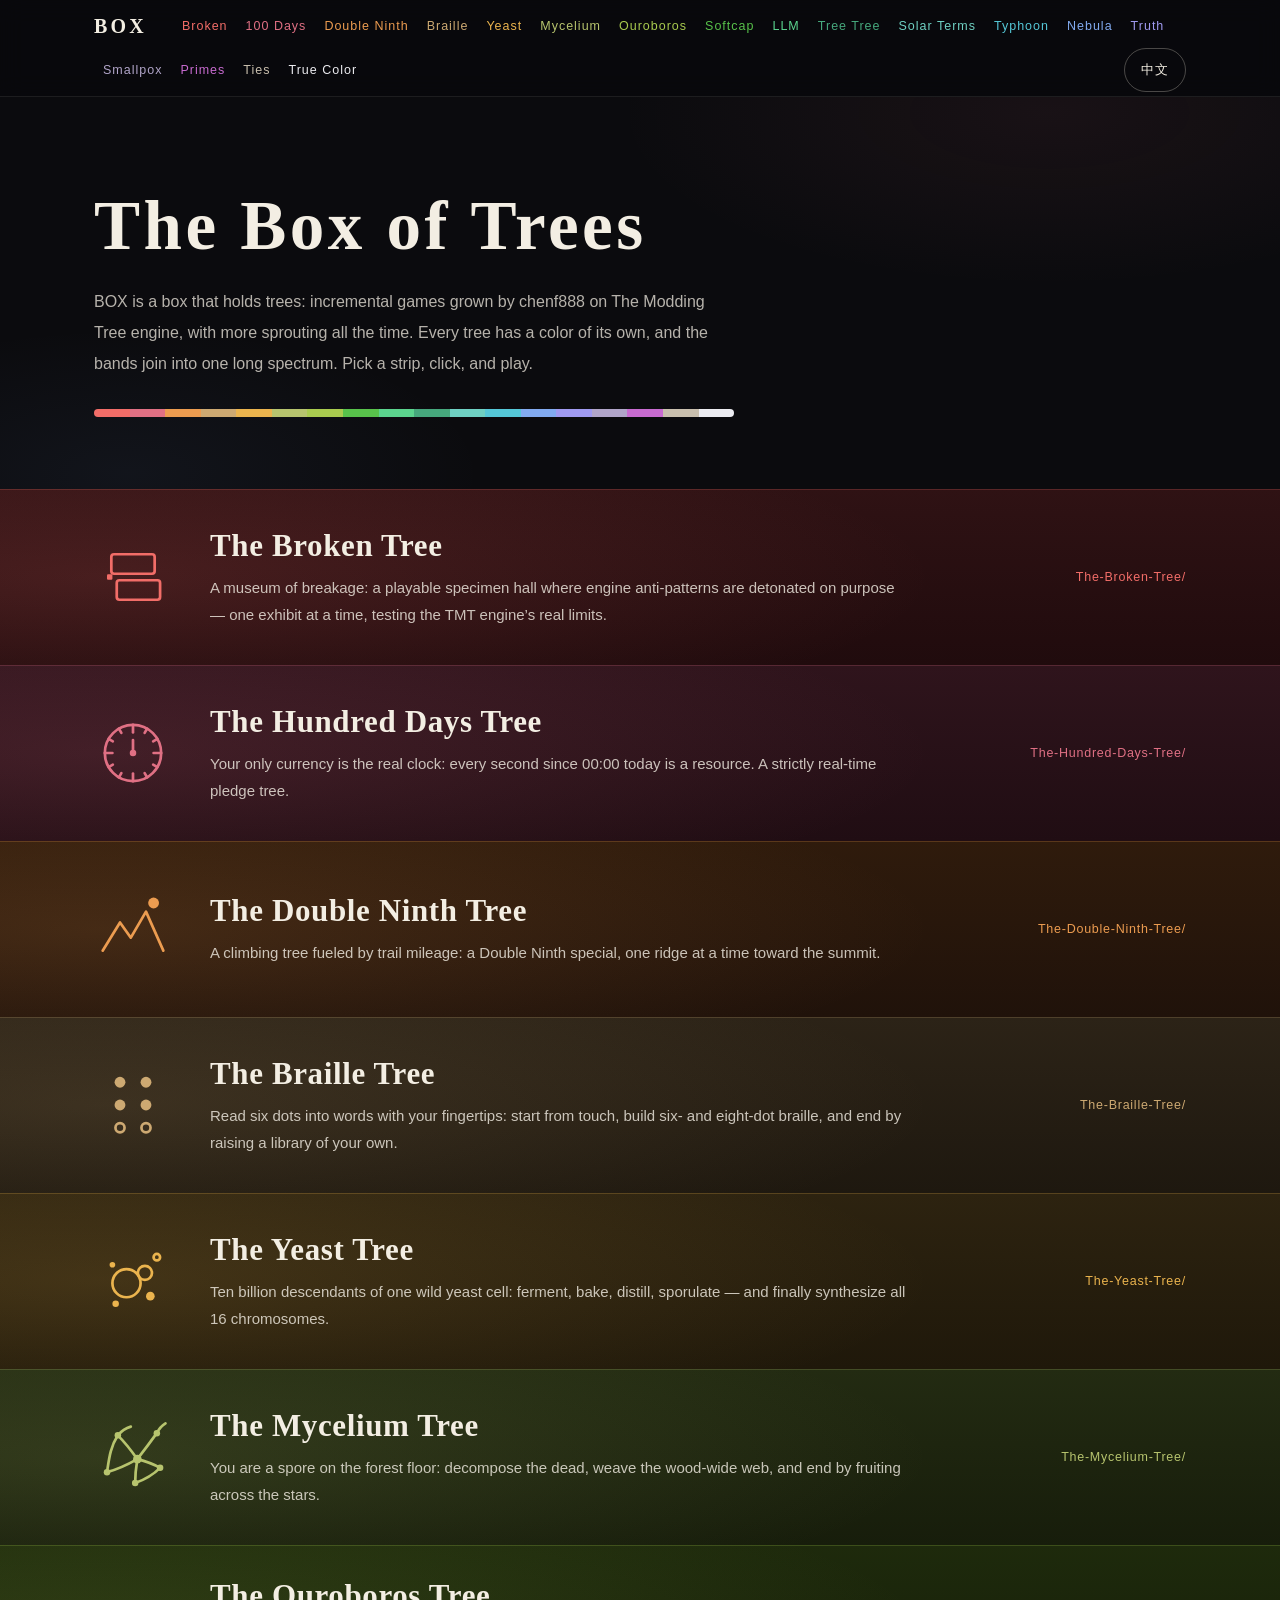
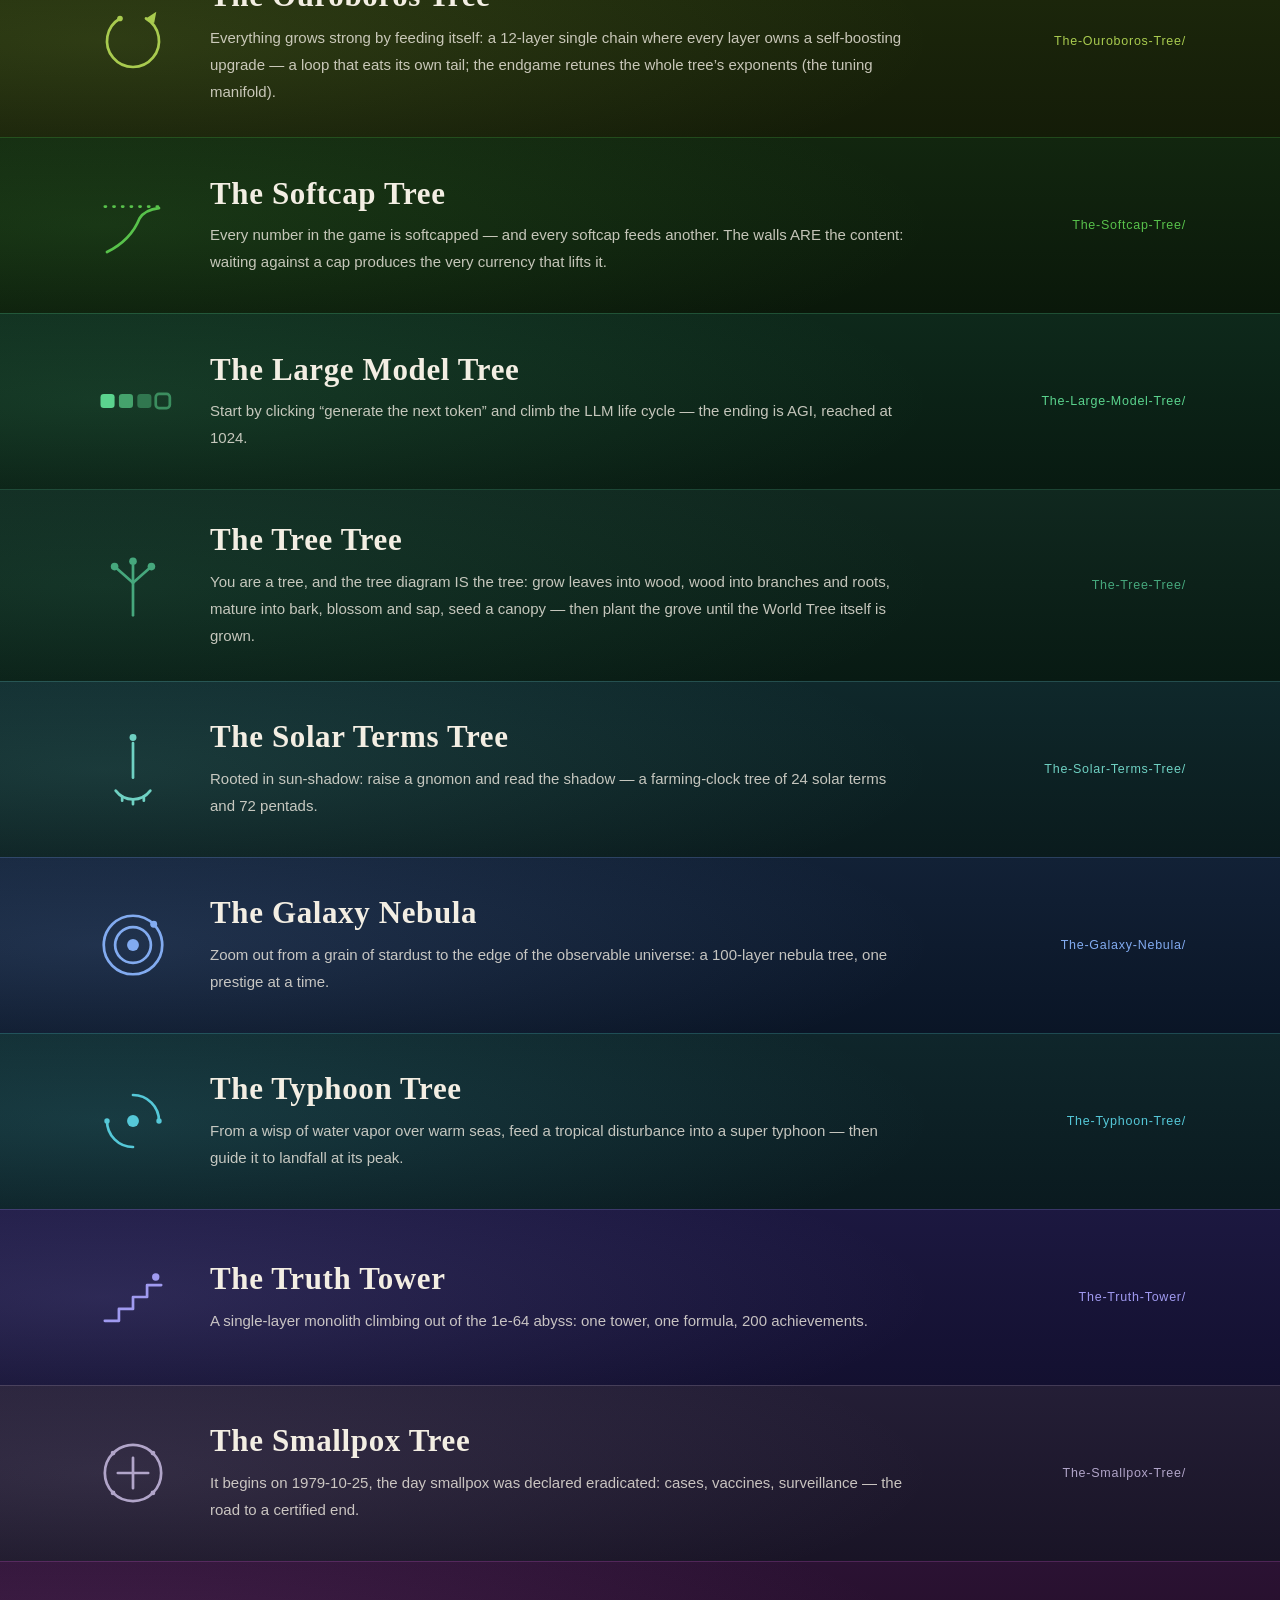
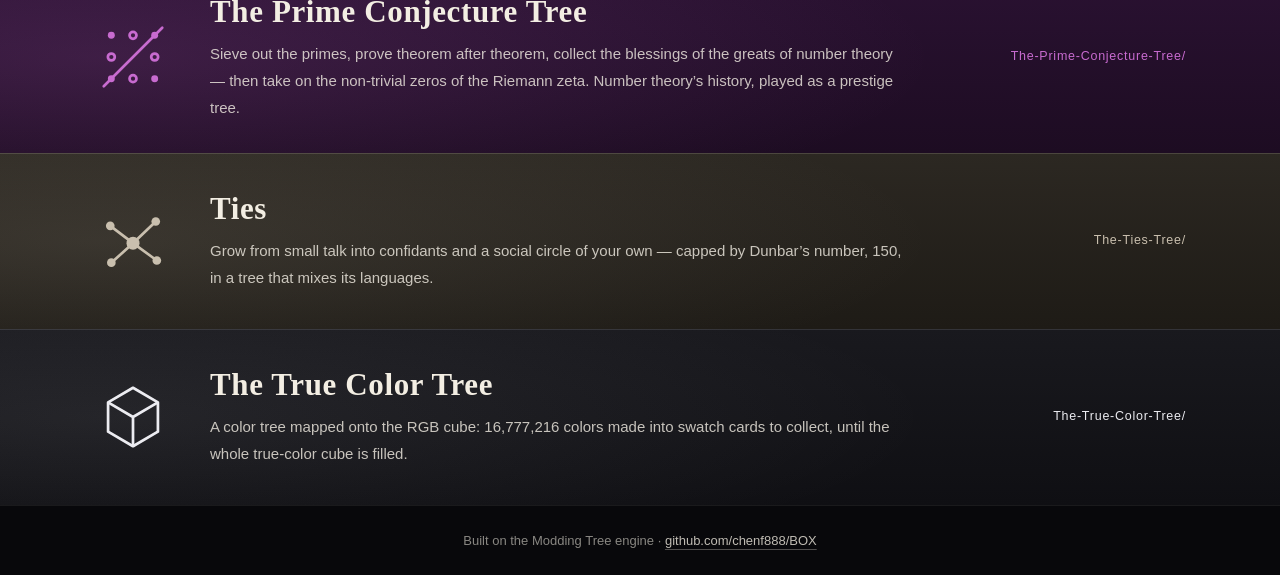
<file: docs/index.html>
<!DOCTYPE html>
<html lang="en">
<head>
<meta charset="UTF-8">
<meta name="viewport" content="width=device-width, initial-scale=1">
<title>BOX · The Box of Trees</title>
<script>(function(){var l=null;try{l=localStorage.getItem("box-lang")}catch(e){}document.documentElement.lang=l||"en"})();</script>
<style>
  :root{
    --cream:#F3EEE3;
    --cream-80:rgba(243,238,227,.8);
    --cream-62:rgba(243,238,227,.62);
    --serif:Georgia,"Songti SC","STSong","SimSun",serif;
    --sans:"PingFang SC","Microsoft YaHei",sans-serif;
  }
  *{box-sizing:border-box}
  html{scroll-behavior:smooth}
  body{margin:0;background:#0B0B0E;color:var(--cream);font:400 16px/1.65 var(--sans);-webkit-font-smoothing:antialiased}
  a{color:inherit;text-decoration:none}
  .wrap{max-width:1180px;margin:0 auto;padding:0 44px}

  /* ── 顶部窄导航：BOX + 各树锚点，每项用该树色，排成一条迷你色谱 ── */
  .topnav{position:sticky;top:0;z-index:30;background:rgba(9,9,12,.86);-webkit-backdrop-filter:blur(12px);backdrop-filter:blur(12px);border-bottom:1px solid rgba(243,238,227,.09)}
  .topnav .wrap{display:flex;flex-wrap:wrap;align-items:center;padding-top:4px;padding-bottom:4px}
  .brand{font:600 20px/1 var(--serif);letter-spacing:.16em;padding:12px 18px 12px 0;margin-right:8px}
  .nv{display:inline-flex;align-items:center;min-height:44px;padding:0 9px;font-size:12.5px;letter-spacing:.08em;color:var(--ac)}
  .nv:hover{text-decoration:underline;text-underline-offset:7px;text-decoration-thickness:1.5px}

  /* ── 页头 ── */
  .hero{padding:92px 0 72px;background:
    radial-gradient(52% 68% at 82% 4%,rgba(224,112,132,.065),transparent 65%),
    radial-gradient(45% 60% at 10% 96%,rgba(130,171,240,.06),transparent 62%)}
  .hero h1{margin:0 0 22px;font:600 clamp(46px,5.4vw,78px)/1.08 var(--serif);letter-spacing:.05em}
  .hero .lead{max-width:640px;margin:0 0 30px;font-size:16px;line-height:1.95;color:rgba(243,238,227,.74)}
  .pal{display:flex;height:8px;max-width:640px;border-radius:4px;overflow:hidden}
  .pal i{flex:1;background:var(--ac)}

  /* ── 色谱长卷：全宽氛围带（新增树时 href 固定为 /BOX/树目录名/，页面在 docs/ 下发布）── */
  .band{position:relative;display:block;scroll-margin-top:70px;
    background:
      radial-gradient(105% 150% at 8% 50%,var(--glow),transparent 62%),
      linear-gradient(180deg,var(--bg1),var(--bg2));
    box-shadow:inset 0 1px 0 var(--edge)}
  .band::after{content:"";position:absolute;inset:0;opacity:0;transition:opacity .28s;
    background:linear-gradient(180deg,rgba(255,255,255,.06),rgba(255,255,255,0) 50%)}
  .band:hover::after,.band:focus-visible::after{opacity:1}
  .band:focus-visible{outline:2px solid var(--ac);outline-offset:-2px}
  .band .wrap{position:relative;z-index:1;display:flex;align-items:center;gap:38px;min-height:176px;padding-top:32px;padding-bottom:32px}
  .glyph{flex:none;width:78px;height:78px;color:var(--ac)}
  .glyph svg{display:block;width:100%;height:100%}
  .band .body{flex:1;min-width:0}
  .tt{display:block;margin:0;font:600 31px/1.22 var(--serif);letter-spacing:.02em;transition:color .25s}
  .band:hover .tt{color:var(--ac)}
  .tt .en{font-size:19px;font-weight:400;color:var(--cream-62);letter-spacing:.03em;margin-left:10px}
  .intro{display:block;max-width:700px;margin:9px 0 0;font-size:15px;line-height:1.8;color:var(--cream-80);overflow-wrap:break-word}
  .dir{flex:none;margin-left:14px;font-size:12.5px;letter-spacing:.06em;color:var(--ac)}

  /* ── 中英双语：默认中文（.z 显 / .e 隐），html[lang="en"] 时对调；右上角切换按钮 ── */
  .e{display:none}
  html[lang="en"] .z{display:none}
  html[lang="en"] .e{display:inline}
  html[lang="en"] .tt .en{display:none}
  .lang{margin-left:auto;flex:none;align-self:center;min-height:44px;padding:0 16px;border:1px solid rgba(243,238,227,.28);border-radius:999px;background:transparent;color:var(--cream);font:500 12.5px/1 var(--sans);letter-spacing:.1em;cursor:pointer}
  .lang:hover{border-color:rgba(243,238,227,.62)}
  .lang:focus-visible{outline:2px solid var(--cream-62);outline-offset:2px}

  /* ── 页脚 ── */
  .footer{border-top:1px solid rgba(243,238,227,.08);background:#08080B;padding:24px 0;text-align:center;font-size:13px;color:rgba(243,238,227,.55)}
  .footer a{color:rgba(243,238,227,.78);text-decoration:underline;text-underline-offset:4px;text-decoration-color:rgba(243,238,227,.3)}
  .footer a:hover{color:#fff}

  /* ── 各树专属色：--ac 树色 accent，--bg1/--bg2 深色变体底，--glow 氛围光 ── */
  .t-broken  {--ac:#F26D68;--bg1:#2F1214;--bg2:#200B0D;--glow:rgba(242,109,104,.16);--edge:rgba(242,109,104,.22)}
  .t-hundred {--ac:#E07084;--bg1:#2F141C;--bg2:#200D13;--glow:rgba(224,112,132,.15);--edge:rgba(224,112,132,.22)}
  .t-ninth   {--ac:#EC9C50;--bg1:#2F1B0C;--bg2:#20120A;--glow:rgba(236,156,80,.15);--edge:rgba(236,156,80,.22)}
  .t-braille {--ac:#CDA972;--bg1:#2C2317;--bg2:#1E180F;--glow:rgba(205,169,114,.14);--edge:rgba(205,169,114,.22)}
  .t-yeast   {--ac:#EBB44E;--bg1:#2D2310;--bg2:#1F180A;--glow:rgba(235,180,78,.15);--edge:rgba(235,180,78,.22)}
  .t-myc     {--ac:#B7C46E;--bg1:#232B12;--bg2:#171D0B;--glow:rgba(183,196,110,.14);--edge:rgba(183,196,110,.22)}
  .t-ouro    {--ac:#A9CB4F;--bg1:#1E2A0C;--bg2:#141C08;--glow:rgba(169,203,79,.15);--edge:rgba(169,203,79,.22)}
  .t-softcap {--ac:#58C24B;--bg1:#12260F;--bg2:#0A180A;--glow:rgba(88,194,75,.15);--edge:rgba(88,194,75,.22)}
  .t-llm     {--ac:#5BD48E;--bg1:#0E291B;--bg2:#081A11;--glow:rgba(91,212,142,.14);--edge:rgba(91,212,142,.22)}
  .t-terms   {--ac:#6FD1C3;--bg1:#0F282B;--bg2:#0A1B1D;--glow:rgba(111,209,195,.14);--edge:rgba(111,209,195,.22)}
  .t-nebula  {--ac:#82ABF0;--bg1:#122136;--bg2:#0A1526;--glow:rgba(130,171,240,.16);--edge:rgba(130,171,240,.22)}
  .t-truth   {--ac:#A09AF0;--bg1:#1C1840;--bg2:#131030;--glow:rgba(160,154,240,.16);--edge:rgba(160,154,240,.22)}
  .t-tree    {--ac:#46A87D;--bg1:#10281F;--bg2:#081A13;--glow:rgba(70,168,125,.15);--edge:rgba(70,168,125,.22)}
  .t-typhoon {--ac:#55C8D8;--bg1:#0F262B;--bg2:#0A1A1F;--glow:rgba(85,200,216,.16);--edge:rgba(85,200,216,.22)}
  .t-prime   {--ac:#C86BD0;--bg1:#2B1233;--bg2:#1D0C22;--glow:rgba(200,107,208,.16);--edge:rgba(200,107,208,.22)}
  .t-smallpox{--ac:#B1A5C9;--bg1:#241E36;--bg2:#191426;--glow:rgba(177,165,201,.14);--edge:rgba(177,165,201,.22)}
  .t-ties    {--ac:#C9BFAE;--bg1:#2C2822;--bg2:#1E1B16;--glow:rgba(201,191,174,.13);--edge:rgba(201,191,174,.2)}
  .t-true    {--ac:#ECECF1;--bg1:#19191E;--bg2:#0F0F13;--glow:rgba(236,236,241,.08);--edge:rgba(236,236,241,.12)}

  /* ── 375：符号缩到 46px，路径落到文字下方，导航换行 ── */
  @media (max-width:640px){
    .wrap{padding:0 20px}
    .hero{padding:60px 0 48px}
    .hero h1{font-size:44px;margin-bottom:16px}
    .hero .lead{font-size:14.5px;line-height:1.85;margin-bottom:24px}
    .brand{padding:10px 12px 10px 0;margin-right:2px;font-size:18px}
    .nv{padding:0 7px;font-size:12px}
    .band{scroll-margin-top:110px}
    .band .wrap{display:grid;grid-template-columns:46px 1fr;column-gap:18px;row-gap:8px;align-items:start;min-height:0;padding-top:26px;padding-bottom:26px}
    .glyph{width:46px;height:46px;grid-row:1;grid-column:1;align-self:center}
    .band .body{grid-row:1;grid-column:2}
    .tt{font-size:22px}
    .tt .en{font-size:14px;margin-left:8px}
    .intro{font-size:14px;margin-top:7px;line-height:1.75}
    .dir{grid-column:2;grid-row:2;margin-left:0}
  }
  @media (prefers-reduced-motion:reduce){
    html{scroll-behavior:auto}
    *{transition:none!important}
  }
</style>
</head>
<body>

<nav class="topnav">
  <div class="wrap">
    <span class="brand">BOX</span>
    <a class="nv t-broken"   href="#broken"><span class="z">故障</span><span class="e">Broken</span></a>
    <a class="nv t-hundred"  href="#hundred"><span class="z">百日</span><span class="e">100 Days</span></a>
    <a class="nv t-ninth"    href="#double-ninth"><span class="z">重阳</span><span class="e">Double Ninth</span></a>
    <a class="nv t-braille"  href="#braille"><span class="z">盲文</span><span class="e">Braille</span></a>
    <a class="nv t-yeast"    href="#yeast"><span class="z">酵母</span><span class="e">Yeast</span></a>
    <a class="nv t-myc"      href="#mycelium"><span class="z">菌丝</span><span class="e">Mycelium</span></a>
    <a class="nv t-ouro"     href="#ouroboros"><span class="z">衔尾</span><span class="e">Ouroboros</span></a>
    <a class="nv t-softcap"  href="#softcap"><span class="z">软上限</span><span class="e">Softcap</span></a>
    <a class="nv t-llm"      href="#large-model"><span class="z">大模型</span><span class="e">LLM</span></a>
    <a class="nv t-tree"     href="#tree-tree"><span class="z">树之树</span><span class="e">Tree Tree</span></a>
    <a class="nv t-terms"    href="#solar-terms"><span class="z">节气</span><span class="e">Solar Terms</span></a>
    <a class="nv t-typhoon"  href="#typhoon"><span class="z">台风</span><span class="e">Typhoon</span></a>
    <a class="nv t-nebula"   href="#galaxy"><span class="z">星云</span><span class="e">Nebula</span></a>
    <a class="nv t-truth"    href="#truth-tower"><span class="z">真理</span><span class="e">Truth</span></a>
    <a class="nv t-smallpox" href="#smallpox"><span class="z">天花</span><span class="e">Smallpox</span></a>
    <a class="nv t-prime"    href="#prime-conjecture"><span class="z">素数</span><span class="e">Primes</span></a>
    <a class="nv t-ties"     href="#ties"><span class="z">交情</span><span class="e">Ties</span></a>
    <a class="nv t-true"     href="#true-color"><span class="z">真彩</span><span class="e">True Color</span></a>
    <button class="lang" id="langbtn" type="button" aria-label="切换语言 Switch language"><span class="z">EN</span><span class="e">中文</span></button>
  </div>
</nav>

<main>
  <header class="hero">
    <div class="wrap">
      <h1><span class="z">盒中树</span><span class="e">The Box of Trees</span></h1>
      <p class="lead"><span class="z">BOX 是一只装树的盒子：里面收着 chenf888 用 The Modding Tree 引擎自制的增量放置游戏，以后还会长出新树。每棵树有一种专属颜色，色带连成一条色谱长卷——认准一条，点进去就能玩。</span><span class="e">BOX is a box that holds trees: incremental games grown by chenf888 on The Modding Tree engine, with more sprouting all the time. Every tree has a color of its own, and the bands join into one long spectrum. Pick a strip, click, and play.</span></p>
      <div class="pal" aria-hidden="true">
        <i class="t-broken"></i><i class="t-hundred"></i><i class="t-ninth"></i><i class="t-braille"></i><i class="t-yeast"></i><i class="t-myc"></i><i class="t-ouro"></i><i class="t-softcap"></i><i class="t-llm"></i><i class="t-tree"></i><i class="t-terms"></i><i class="t-typhoon"></i><i class="t-nebula"></i><i class="t-truth"></i><i class="t-smallpox"></i><i class="t-prime"></i><i class="t-ties"></i><i class="t-true"></i>
      </div>
    </div>
  </header>

  <a class="band t-broken" id="broken" href="/BOX/The-Broken-Tree/">
    <div class="wrap">
      <span class="glyph" aria-hidden="true">
        <svg viewBox="0 0 72 72"><g fill="none" stroke="currentColor" stroke-width="2.5" stroke-linejoin="round"><rect x="16" y="15" width="40" height="18" rx="2.5"/><rect x="21" y="39" width="40" height="18" rx="2.5"/></g><rect x="12" y="33.5" width="5" height="5" rx="1" fill="currentColor"/></svg>
      </span>
      <span class="body">
        <span class="tt"><span class="z">The Broken Tree</span><span class="e">The Broken Tree</span></span>
        <span class="intro"><span class="z">故障博物馆：一座故意引爆引擎反模式的「可玩标本馆」，每个展区考验 TMT 引擎的极限。</span><span class="e">A museum of breakage: a playable specimen hall where engine anti-patterns are detonated on purpose — one exhibit at a time, testing the TMT engine’s real limits.</span></span>
      </span>
      <span class="dir">The-Broken-Tree/</span>
    </div>
  </a>

  <a class="band t-hundred" id="hundred" href="/BOX/The-Hundred-Days-Tree/">
    <div class="wrap">
      <span class="glyph" aria-hidden="true">
        <svg viewBox="0 0 72 72"><g fill="none" stroke="currentColor" stroke-width="2.5" stroke-linecap="round"><circle cx="36" cy="36" r="26"/><line x1="36" y1="10" x2="36" y2="17"/><line x1="62" y1="36" x2="55" y2="36"/><line x1="36" y1="62" x2="36" y2="55"/><line x1="10" y1="36" x2="17" y2="36"/><line x1="36" y1="10" x2="36" y2="14.5" transform="rotate(30 36 36)"/><line x1="36" y1="10" x2="36" y2="14.5" transform="rotate(60 36 36)"/><line x1="36" y1="10" x2="36" y2="14.5" transform="rotate(120 36 36)"/><line x1="36" y1="10" x2="36" y2="14.5" transform="rotate(150 36 36)"/><line x1="36" y1="10" x2="36" y2="14.5" transform="rotate(210 36 36)"/><line x1="36" y1="10" x2="36" y2="14.5" transform="rotate(240 36 36)"/><line x1="36" y1="10" x2="36" y2="14.5" transform="rotate(300 36 36)"/><line x1="36" y1="10" x2="36" y2="14.5" transform="rotate(330 36 36)"/><line x1="36" y1="36" x2="36" y2="24"/></g><circle cx="36" cy="36" r="3" fill="currentColor"/></svg>
      </span>
      <span class="body">
        <span class="tt"><span class="z">百日誓师</span> <span class="en">The Hundred Days Tree</span><span class="e">The Hundred Days Tree</span></span>
        <span class="intro"><span class="z">主货币是真实时钟：从今天 00:00 起每一秒都是资源，严格实时的誓师之树。</span><span class="e">Your only currency is the real clock: every second since 00:00 today is a resource. A strictly real-time pledge tree.</span></span>
      </span>
      <span class="dir">The-Hundred-Days-Tree/</span>
    </div>
  </a>

  <a class="band t-ninth" id="double-ninth" href="/BOX/The-Double-Ninth-Tree/">
    <div class="wrap">
      <span class="glyph" aria-hidden="true">
        <svg viewBox="0 0 72 72"><path d="M8 56 L24 30 L34 44 L48 20 L64 56" fill="none" stroke="currentColor" stroke-width="2.5" stroke-linecap="round" stroke-linejoin="round"/><circle cx="55" cy="12" r="5" fill="currentColor"/></svg>
      </span>
      <span class="body">
        <span class="tt"><span class="z">2027 重阳节树</span> <span class="en">The Double Ninth Tree</span><span class="e">The Double Ninth Tree</span></span>
        <span class="intro"><span class="z">以「山道里程」为粮的登高之树：重阳限定，一层一层往山顶走。</span><span class="e">A climbing tree fueled by trail mileage: a Double Ninth special, one ridge at a time toward the summit.</span></span>
      </span>
      <span class="dir">The-Double-Ninth-Tree/</span>
    </div>
  </a>

  <a class="band t-braille" id="braille" href="/BOX/The-Braille-Tree/">
    <div class="wrap">
      <span class="glyph" aria-hidden="true">
        <svg viewBox="0 0 72 72"><g fill="currentColor"><circle cx="24" cy="15" r="5"/><circle cx="48" cy="15" r="5"/><circle cx="24" cy="36" r="5"/><circle cx="48" cy="36" r="5"/></g><g fill="none" stroke="currentColor" stroke-width="2.5"><circle cx="24" cy="57" r="4.2"/><circle cx="48" cy="57" r="4.2"/></g></svg>
      </span>
      <span class="body">
        <span class="tt"><span class="z">盲文之树</span> <span class="en">The Braille Tree</span><span class="e">The Braille Tree</span></span>
        <span class="intro"><span class="z">用指尖把六个点读成字：从触感起手，拼出六点与八点盲文，最终建起一座藏书楼。</span><span class="e">Read six dots into words with your fingertips: start from touch, build six- and eight-dot braille, and end by raising a library of your own.</span></span>
      </span>
      <span class="dir">The-Braille-Tree/</span>
    </div>
  </a>

  <a class="band t-yeast" id="yeast" href="/BOX/The-Yeast-Tree/">
    <div class="wrap">
      <span class="glyph" aria-hidden="true">
        <svg viewBox="0 0 72 72"><g fill="none" stroke="currentColor" stroke-width="2.5"><circle cx="30" cy="38" r="13"/><circle cx="47" cy="28.5" r="6.5"/><circle cx="58" cy="14" r="3"/></g><g fill="currentColor"><circle cx="52" cy="50" r="4"/><circle cx="20" cy="57" r="3"/><circle cx="17" cy="21" r="2.6"/></g></svg>
      </span>
      <span class="body">
        <span class="tt"><span class="z">The Yeast Tree</span><span class="e">The Yeast Tree</span></span>
        <span class="intro"><span class="z">一滴野生酵母的百亿后代：发酵、烘焙、蒸馏、产孢，最终合成 16 条染色体。</span><span class="e">Ten billion descendants of one wild yeast cell: ferment, bake, distill, sporulate — and finally synthesize all 16 chromosomes.</span></span>
      </span>
      <span class="dir">The-Yeast-Tree/</span>
    </div>
  </a>

  <a class="band t-myc" id="mycelium" href="/BOX/The-Mycelium-Tree/">
    <div class="wrap">
      <span class="glyph" aria-hidden="true">
        <svg viewBox="0 0 72 72"><g fill="none" stroke="currentColor" stroke-width="2.5" stroke-linecap="round"><path d="M12 50 C14 37 15 27 22 16"/><path d="M12 50 Q24 47 40 38"/><path d="M22 16 Q31 25 40 38"/><path d="M40 38 Q50 25 58 14"/><path d="M40 38 Q52 41 61 46"/><path d="M61 46 Q52 55 38 60"/><path d="M38 60 Q38 50 40 38"/><path d="M22 16 Q27 10 34 8"/><path d="M58 14 Q61 8 66 5"/></g><g fill="currentColor"><circle cx="12" cy="50" r="3"/><circle cx="22" cy="16" r="3"/><circle cx="40" cy="38" r="4"/><circle cx="58" cy="14" r="3"/><circle cx="61" cy="46" r="3"/><circle cx="38" cy="60" r="3"/></g></svg>
      </span>
      <span class="body">
        <span class="tt"><span class="z">The Mycelium Tree</span><span class="e">The Mycelium Tree</span></span>
        <span class="intro"><span class="z">你是林间一颗孢子：分解死者、编织木维网（wood-wide web），最终在星空结果。</span><span class="e">You are a spore on the forest floor: decompose the dead, weave the wood-wide web, and end by fruiting across the stars.</span></span>
      </span>
      <span class="dir">The-Mycelium-Tree/</span>
    </div>
  </a>

  <a class="band t-ouro" id="ouroboros" href="/BOX/The-Ouroboros-Tree/">
    <div class="wrap">
      <span class="glyph" aria-hidden="true">
        <svg viewBox="0 0 72 72"><path d="M48 15.2 A24 24 0 1 1 24 15.2" fill="none" stroke="currentColor" stroke-width="2.5" stroke-linecap="round"/><path d="M48 15.2 L57.5 9 L55.5 19.5 Z" fill="currentColor"/><circle cx="24" cy="15.2" r="2.6" fill="currentColor"/></svg>
      </span>
      <span class="body">
        <span class="tt"><span class="z">衔尾树</span> <span class="en">The Ouroboros Tree</span><span class="e">The Ouroboros Tree</span></span>
        <span class="intro"><span class="z">万物靠喂养自己而变强：12 层单链，每层一条专属「自增益项」——一条吃自己尾巴的反馈回路；终局把整棵树的指数重新调谐（调谐流形）。</span><span class="e">Everything grows strong by feeding itself: a 12-layer single chain where every layer owns a self-boosting upgrade — a loop that eats its own tail; the endgame retunes the whole tree’s exponents (the tuning manifold).</span></span>
      </span>
      <span class="dir">The-Ouroboros-Tree/</span>
    </div>
  </a>

  <a class="band t-softcap" id="softcap" href="/BOX/The-Softcap-Tree/">
    <div class="wrap">
      <span class="glyph" aria-hidden="true">
        <svg viewBox="0 0 72 72"><line x1="10" y1="19" x2="62" y2="19" stroke="currentColor" stroke-width="2.5" stroke-linecap="round" stroke-dasharray="1 7"/><path d="M12 61 Q34 50 42 30 Q47 22 60 20.5" fill="none" stroke="currentColor" stroke-width="2.5" stroke-linecap="round"/></svg>
      </span>
      <span class="body">
        <span class="tt"><span class="z">软上限之树</span> <span class="en">The Softcap Tree</span><span class="e">The Softcap Tree</span></span>
        <span class="intro"><span class="z">每个数字都会被软上限压弯，而每道上限又喂养着下一道：墙就是内容——顶着上限等待，产出的正是抬高它的资源。</span><span class="e">Every number in the game is softcapped — and every softcap feeds another. The walls ARE the content: waiting against a cap produces the very currency that lifts it.</span></span>
      </span>
      <span class="dir">The-Softcap-Tree/</span>
    </div>
  </a>

  <a class="band t-llm" id="large-model" href="/BOX/The-Large-Model-Tree/">
    <div class="wrap">
      <span class="glyph" aria-hidden="true">
        <svg viewBox="0 0 72 72"><g fill="currentColor"><rect x="6" y="29.5" width="13" height="13" rx="3"/><rect x="23" y="29.5" width="13" height="13" rx="3" opacity=".68"/><rect x="40" y="29.5" width="13" height="13" rx="3" opacity=".4"/></g><rect x="57" y="29.5" width="13" height="13" rx="3" fill="none" stroke="currentColor" stroke-width="2.5" opacity=".55"/></svg>
      </span>
      <span class="body">
        <span class="tt"><span class="z">The Large Model Tree</span><span class="e">The Large Model Tree</span></span>
        <span class="intro"><span class="z">从点击「生成下一个 token」开始，沿 LLM 生命周期爬树，终局是 1024 的 AGI。</span><span class="e">Start by clicking “generate the next token” and climb the LLM life cycle — the ending is AGI, reached at 1024.</span></span>
      </span>
      <span class="dir">The-Large-Model-Tree/</span>
    </div>
  </a>

  <a class="band t-tree" id="tree-tree" href="/BOX/The-Tree-Tree/">
    <div class="wrap">
      <span class="glyph" aria-hidden="true">
        <svg viewBox="0 0 72 72"><g fill="none" stroke="currentColor" stroke-width="2.5" stroke-linecap="round"><path d="M36 64 V34"/><path d="M36 34 L19 19"/><path d="M36 34 L53 19"/><path d="M36 34 L36 18"/></g><g fill="currentColor"><circle cx="19" cy="19" r="3.5"/><circle cx="53" cy="19" r="3.5"/><circle cx="36" cy="14" r="3.5"/></g></svg>
      </span>
      <span class="body">
        <span class="tt"><span class="z">The Tree Tree</span><span class="e">The Tree Tree</span></span>
        <span class="intro"><span class="z">你自己就是一棵树，树形图即这棵树：叶子长成木，木长成枝与根，树皮、花、树液、树冠——最后把一片林种成世界之树。</span><span class="e">You are a tree, and the tree diagram IS the tree: grow leaves into wood, wood into branches and roots, mature into bark, blossom and sap, seed a canopy — then plant the grove until the World Tree itself is grown.</span></span>
      </span>
      <span class="dir">The-Tree-Tree/</span>
    </div>
  </a>

  <a class="band t-terms" id="solar-terms" href="/BOX/The-Solar-Terms-Tree/">
    <div class="wrap">
      <span class="glyph" aria-hidden="true">
        <svg viewBox="0 0 72 72"><circle cx="36" cy="7" r="3.2" fill="currentColor"/><g fill="none" stroke="currentColor" stroke-width="2.5" stroke-linecap="round"><path d="M36 12 V44"/><path d="M20 56 A20 20 0 0 0 52 56"/><path d="M26 61.3 V65.3 M36 64 V68.5 M46 61.3 V65.3"/></g></svg>
      </span>
      <span class="body">
        <span class="tt"><span class="z">节气树</span> <span class="en">· 七十二候</span><span class="e">The Solar Terms Tree</span></span>
        <span class="intro"><span class="z">以「日影」为根货币：立竿见影，二十四节气七十二候的农时之树。</span><span class="e">Rooted in sun-shadow: raise a gnomon and read the shadow — a farming-clock tree of 24 solar terms and 72 pentads.</span></span>
      </span>
      <span class="dir">The-Solar-Terms-Tree/</span>
    </div>
  </a>

  <a class="band t-nebula" id="galaxy" href="/BOX/The-Galaxy-Nebula/">
    <div class="wrap">
      <span class="glyph" aria-hidden="true">
        <svg viewBox="0 0 72 72"><g fill="none" stroke="currentColor" stroke-width="2.5"><circle cx="36" cy="36" r="27"/><circle cx="36" cy="36" r="16.5"/></g><circle cx="36" cy="36" r="5.5" fill="currentColor"/><circle cx="55.1" cy="16.9" r="3.2" fill="currentColor"/></svg>
      </span>
      <span class="body">
        <span class="tt"><span class="z">The Galaxy Nebula</span><span class="e">The Galaxy Nebula</span></span>
        <span class="intro"><span class="z">从一粒星尘放大到可观测宇宙的边缘：100 层的星云树，一次转生一档视野。</span><span class="e">Zoom out from a grain of stardust to the edge of the observable universe: a 100-layer nebula tree, one prestige at a time.</span></span>
      </span>
      <span class="dir">The-Galaxy-Nebula/</span>
    </div>
  </a>

  <a class="band t-typhoon" id="typhoon" href="/BOX/The-Typhoon-Tree/">
    <div class="wrap">
      <span class="glyph" aria-hidden="true">
        <svg viewBox="0 0 72 72"><g fill="none" stroke="currentColor" stroke-width="2.5" stroke-linecap="round"><path d="M36 12 A24 24 0 0 1 60 36"/><path d="M36 60 A24 24 0 0 1 12 36"/></g><circle cx="36" cy="36" r="5.5" fill="currentColor"/><circle cx="60" cy="36" r="2.5" fill="currentColor"/><circle cx="12" cy="36" r="2.5" fill="currentColor"/></svg>
      </span>
      <span class="body">
        <span class="tt"><span class="z">台风树</span> <span class="en">The Typhoon Tree</span><span class="e">The Typhoon Tree</span></span>
        <span class="intro"><span class="z">从暖海上一缕水汽开始，把一次热带扰动喂成超强台风，最后在巅峰时刻亲手送它登陆。</span><span class="e">From a wisp of water vapor over warm seas, feed a tropical disturbance into a super typhoon — then guide it to landfall at its peak.</span></span>
      </span>
      <span class="dir">The-Typhoon-Tree/</span>
    </div>
  </a>

  <a class="band t-truth" id="truth-tower" href="/BOX/The-Truth-Tower/">
    <div class="wrap">
      <span class="glyph" aria-hidden="true">
        <svg viewBox="0 0 72 72"><path d="M10 58 H23 V47 H36 V36 H49 V25 H62" fill="none" stroke="currentColor" stroke-width="2.5" stroke-linecap="round" stroke-linejoin="round"/><circle cx="57" cy="17.5" r="3.4" fill="currentColor"/></svg>
      </span>
      <span class="body">
        <span class="tt"><span class="z">The Truth Tower</span><span class="e">The Truth Tower</span></span>
        <span class="intro"><span class="z">从 1e-64 的深渊爬起的单层巨碑：一座塔、一条公式、200 个成就。</span><span class="e">A single-layer monolith climbing out of the 1e-64 abyss: one tower, one formula, 200 achievements.</span></span>
      </span>
      <span class="dir">The-Truth-Tower/</span>
    </div>
  </a>

  <a class="band t-smallpox" id="smallpox" href="/BOX/The-Smallpox-Tree/">
    <div class="wrap">
      <span class="glyph" aria-hidden="true">
        <svg viewBox="0 0 72 72"><g fill="none" stroke="currentColor" stroke-width="2.5" stroke-linecap="round"><circle cx="36" cy="36" r="26"/><path d="M36 22 V50 M22 36 H50"/></g><g fill="currentColor"><circle cx="17.6" cy="17.6" r="2.2"/><circle cx="54.4" cy="17.6" r="2.2"/><circle cx="17.6" cy="54.4" r="2.2"/><circle cx="54.4" cy="54.4" r="2.2"/></g></svg>
      </span>
      <span class="body">
        <span class="tt"><span class="z">The Smallpox Tree</span><span class="e">The Smallpox Tree</span></span>
        <span class="intro"><span class="z">从 1979-10-25 天花绝迹日讲起：病例、疫苗、监测到根除认证的流行病之树。</span><span class="e">It begins on 1979-10-25, the day smallpox was declared eradicated: cases, vaccines, surveillance — the road to a certified end.</span></span>
      </span>
      <span class="dir">The-Smallpox-Tree/</span>
    </div>
  </a>

  <a class="band t-prime" id="prime-conjecture" href="/BOX/The-Prime-Conjecture-Tree/">
    <div class="wrap">
      <span class="glyph" aria-hidden="true">
        <svg viewBox="0 0 72 72"><g fill="currentColor"><circle cx="16" cy="16" r="3.2"/><circle cx="56" cy="16" r="3.2"/><circle cx="16" cy="56" r="3.2"/><circle cx="56" cy="56" r="3.2"/></g><g fill="none" stroke="currentColor" stroke-width="2.5"><circle cx="36" cy="16" r="3.2"/><circle cx="16" cy="36" r="3.2"/><circle cx="56" cy="36" r="3.2"/><circle cx="36" cy="56" r="3.2"/></g><line x1="9" y1="63" x2="63" y2="9" stroke="currentColor" stroke-width="2.5" stroke-linecap="round"/></svg>
      </span>
      <span class="body">
        <span class="tt"><span class="z">推理素树</span> <span class="en">The Prime Conjecture Tree</span><span class="e">The Prime Conjecture Tree</span></span>
        <span class="intro"><span class="z">用筛子筛出素数，证明一条条定理，收编数论先贤的祝福，最终挑战黎曼 ζ 的非平凡零点——把数论史玩成一棵声望树。</span><span class="e">Sieve out the primes, prove theorem after theorem, collect the blessings of the greats of number theory — then take on the non-trivial zeros of the Riemann zeta. Number theory’s history, played as a prestige tree.</span></span>
      </span>
      <span class="dir">The-Prime-Conjecture-Tree/</span>
    </div>
  </a>

  <a class="band t-ties" id="ties" href="/BOX/The-Ties-Tree/">
    <div class="wrap">
      <span class="glyph" aria-hidden="true">
        <svg viewBox="0 0 72 72"><g fill="none" stroke="currentColor" stroke-width="2.5" stroke-linecap="round"><path d="M36 38 L15 22 M36 38 L57 18 M36 38 L58 54 M36 38 L16 56"/></g><g fill="currentColor"><circle cx="36" cy="38" r="6"/><circle cx="15" cy="22" r="4"/><circle cx="57" cy="18" r="4"/><circle cx="58" cy="54" r="4"/><circle cx="16" cy="56" r="4"/></g></svg>
      </span>
      <span class="body">
        <span class="tt"><span class="z">交情</span> <span class="en">Ties</span><span class="e">Ties</span></span>
        <span class="intro"><span class="z">从只会寒暄长成有知己、有社交圈的人——天花板是邓巴数 150 的混合语言之树。</span><span class="e">Grow from small talk into confidants and a social circle of your own — capped by Dunbar’s number, 150, in a tree that mixes its languages.</span></span>
      </span>
      <span class="dir">The-Ties-Tree/</span>
    </div>
  </a>

  <a class="band t-true" id="true-color" href="/BOX/The-True-Color-Tree/">
    <div class="wrap">
      <span class="glyph" aria-hidden="true">
        <svg viewBox="0 0 72 72"><g fill="none" stroke="currentColor" stroke-width="2.5" stroke-linejoin="round"><path d="M36 9 L59 22.5 V49.5 L36 63 L13 49.5 V22.5 Z"/><path d="M13 22.5 L36 36 L59 22.5 M36 36 V63"/></g></svg>
      </span>
      <span class="body">
        <span class="tt"><span class="z">The True Color Tree</span><span class="e">The True Color Tree</span></span>
        <span class="intro"><span class="z">以 RGB 色立方为图的调色之树：16,777,216 种颜色被做成一张张色卡来收集，铺满整个真彩立方。</span><span class="e">A color tree mapped onto the RGB cube: 16,777,216 colors made into swatch cards to collect, until the whole true-color cube is filled.</span></span>
      </span>
      <span class="dir">The-True-Color-Tree/</span>
    </div>
  </a>
</main>

<footer class="footer">
  <div class="wrap"><span class="z">The Modding Tree 引擎</span><span class="e">Built on the Modding Tree engine</span> · <a href="https://github.com/chenf888/BOX">github.com/chenf888/BOX</a></div>
</footer>

<script>
(function(){
  var b=document.getElementById("langbtn");
  if(!b)return;
  function setTitle(){document.title=document.documentElement.lang==="en"?"BOX · The Box of Trees":"BOX · 盒中树"}
  setTitle();
  b.addEventListener("click",function(){
    var d=document.documentElement,next=d.lang==="en"?"zh-CN":"en";
    d.lang=next;try{localStorage.setItem("box-lang",next)}catch(e){}
    setTitle();
  });
})();
</script>
</body>
</html>
</file>
